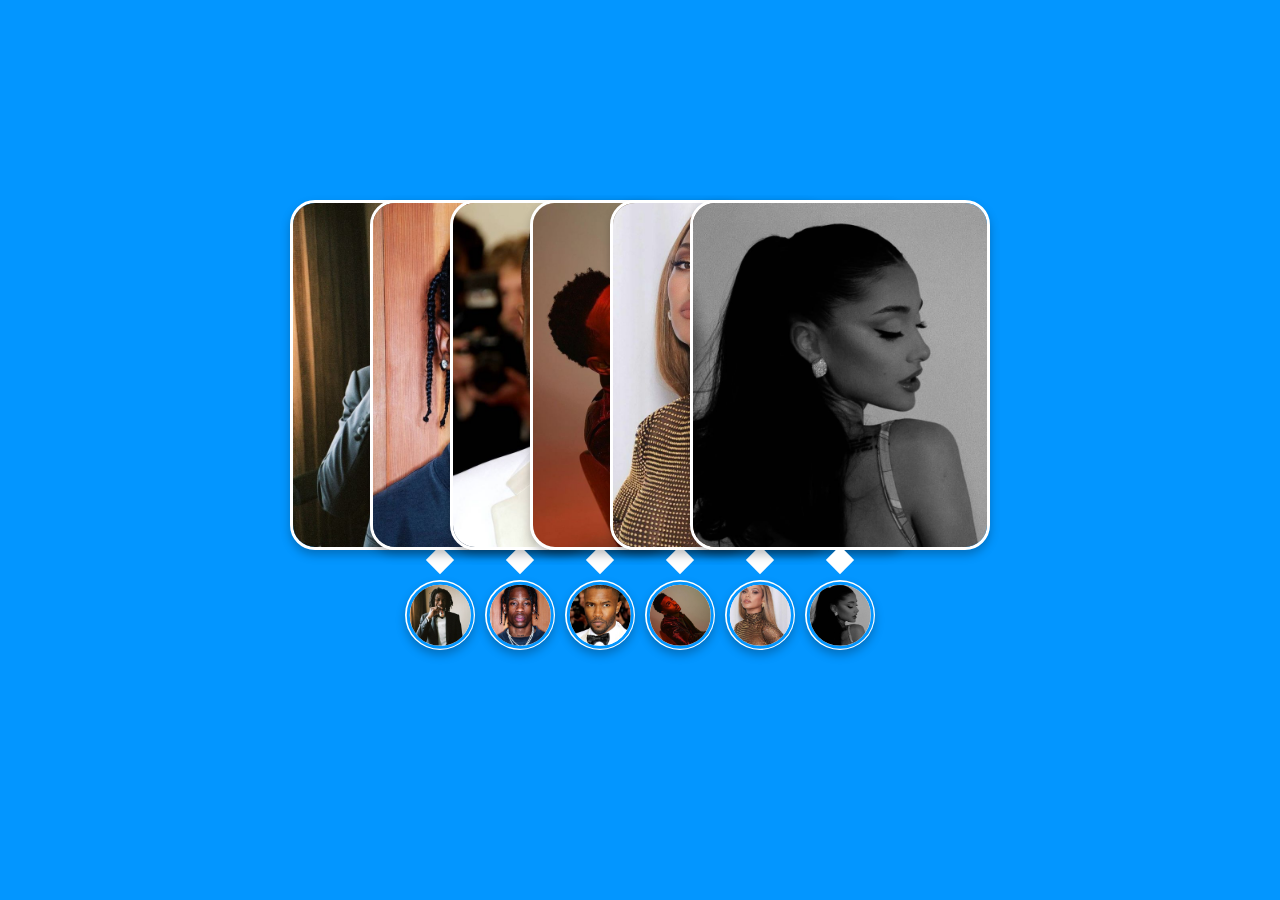
<file: index.html>
<!DOCTYPE html>
<html lang="pt-br">
<head>
    <meta charset="UTF-8">
    <meta name="author" content="Kauan Vinicius de Oliveira">
    <meta http-equiv="X-UA-Compatible" content="ie=edge">
    <meta name="viewport" content="width=device-width, initial-scale=1.0">
    <title>Z-Index Hover Transition</title>
    <link rel="stylesheet" href="css/style.css">
</head>
<body>
    <div class="container">
        <div class="icon-image">
            <div class="icon"> 
                <img src="img/Daniel Caesar ♡.jpg" alt="">
            </div>
            <div class="hover-image">
             <div class="img">
                <img src="img/Daniel Caesar ♡.jpg" alt="">
             </div>   
             <div class="content">
                <div class="details">
                  <div class="name">Daniel Caesar</div>
                  <div class="job">Artista || Cantor</div>
                </div>
             </div>
            </div>
        </div>
        <div class="icon-image">
            <div class="icon"> 
                <img src="img/Travis Scott.jpg" alt="">
            </div>
            <div class="hover-image">
             <div class="img">
                <img src="img/Travis Scott.jpg" alt="">
             </div>   
             <div class="content">
                <div class="details">
                  <div class="name">Travis Scott</div>
                  <div class="job">Artista || Rapper</div>
                </div>
             </div>
            </div>
        </div>
        <div class="icon-image">
            <div class="icon"> 
                <img src="img/The 50 Fittest Boys Of 2016.jpg" alt="">
            </div>
            <div class="hover-image">
             <div class="img">
                <img src="img/The 50 Fittest Boys Of 2016.jpg" alt="">
             </div>   
             <div class="content">
                <div class="details">
                  <div class="name">Frank Ocean</div>
                  <div class="job">Artista || Cantor</div>
                </div>
             </div>
            </div>
        </div>
        <div class="icon-image">
            <div class="icon"> 
                <img src="img/Keith Powers.jpg" alt="">
            </div>
            <div class="hover-image">
             <div class="img">
                <img src="img/Keith Powers.jpg" alt="">
             </div>   
             <div class="content">
                <div class="details">
                  <div class="name">Keith Powers</div>
                  <div class="job">Artista || Ator</div>
                </div>
             </div>
            </div>
        </div>
        <div class="icon-image">
            <div class="icon"> 
                <img src="img/beyonce.jpg" alt="">
            </div>
            <div class="hover-image">
             <div class="img">
                <img src="img/beyonce.jpg" alt="">
             </div>   
             <div class="content">
                <div class="details">
                  <div class="name">Beyoncé</div>
                  <div class="job">Artista || Cantora</div>
                </div>
             </div>
            </div>
        </div>
        <div class="icon-image last">
            <div class="icon"> 
                <img src="img/ariana grande.jpg" alt="">
            </div>
            <div class="hover-image">
             <div class="img">
                <img src="img/ariana grande.jpg" alt="">
             </div>   
             <div class="content">
                <div class="details">
                  <div class="name">Ariana Grande</div>
                  <div class="job">Artista || Cantora</div>
                </div>
             </div>
            </div>
        </div>
    </div>
    
</body>
</html>
</file>
<file: css/style.css>
@import url('https://fonts.googleapis.com/css2?family=Edu+VIC+WA+NT+Beginner:wght@400..700&family=Poppins:wght@100;200&display=swap');

*{    margin: 0;
   padding: 0;
box-sizing: border-box;
font-family: 'Poppins',sans-serif;
}
body{
    height: 100vh;
width: 100%;
display: flex;
align-items: center;
justify-content: center;
background: #0396FF;
}
.container{
    height: 400px;
    min-width: 400px;
 
    display: flex;
    align-items: flex-end;
}
.icon-image{
position: relative;
height: 70px;
width: 70px;
background: #FFF;
border-radius: 50%;
margin: 0 5px;
box-shadow: 0 5px 10px rgba(0, 0, 0, 0.25);

}
.icon-image img{
position: absolute;
height: 95%;
width: 95%;
left: 50%;
top: 50%;
transform: translate(-50%, -50%);
object-fit: cover;
border-radius: 50%;
border: 3px solid #0396FF;
}
.hover-image{
    position: absolute;
    height: 350px;
    width: 300px;
    bottom: 100px;
    left: 50%;
    transform: translateX(-50%);
    border-radius: 25px;
    box-shadow: 0 5px 10px rgba(0, 0, 0, 0.25);
    z-index: 0;
    transition: transform 0.5s, z-index 0s, left 0.5s;
    transition-delay: 0s, 0.5s, 0.5s;
    pointer-events: none;
}
.icon-image:hover .hover-image{
    left: -200px;
    z-index: 12;
    transform: translateX(80px);
    transition: left 0.5s, z-index 0s, transform 0.5s;
    transition-delay: 0s, 0.5s, 0.5s;
}
.hover-image img{
    position: absolute;
    height: 100%;
    width: 100%;
    object-fit: cover;
    border: 3px solid #fff;
    border-radius: 25px;
}
.content{
    position: absolute;
    width: 100%;
    bottom: -10px;
    left: 0;
    padding: 0 10px;
}
.content:before{
    content: '';
    position: absolute;
    height: 20px;
    width: 20px;
    background: #fff;
    left: 50%;
    bottom: -10px;
    transform: translateX(-50%) rotate(45deg);
    z-index: -1; 
}
.content .details{
    position: relative;
    background: #fff;
padding: 10px;
border-radius: 12px;
text-align: center;
opacity: 0;
transform: translateY(10px);
}
.icon-image:hover .details{
    opacity: 1;
    transform: translateY(4px);
    transition: all 0.3s ease;
    transition-delay: 0.9s;

    

}
.content .details:before{
    content: '';
    position: absolute;
    height: 20px;
    width: 20px;
    background: #fff;
    left: 50%;
    bottom: -10px;
    transform: translateX(-50%) rotate(45deg);
    z-index: -1;
}
.details .name{
    font-size: 20px;
    font-weight: 500;
}
.details .job{
    font-size: 17px;
    color: #0396FF;
    margin: -3px 0 5px 0;

}
.last .hover-image{
   transition: none; 
}
.last:hover .hover-image{
    transition: none; 
 }
 .last:hover .details{
    transition-delay: 0s; 
 }
</file>
